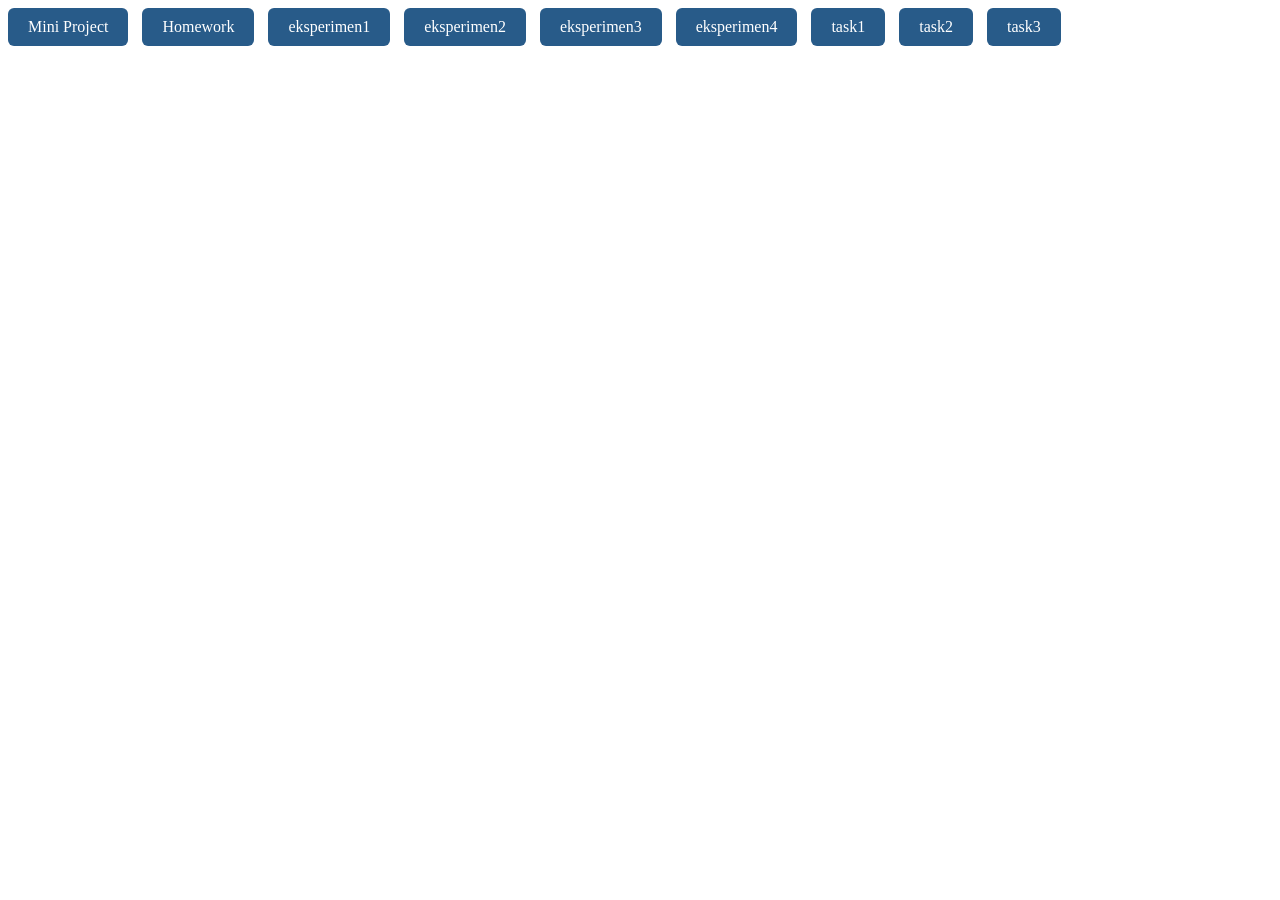
<file: index.html>
<!DOCTYPE html>
<html lang="en">
<head>
    <meta charset="UTF-8">
    <meta name="viewport" content="width=device-width, initial-scale=1.0">
    <title>Document</title>

    <style>
        a {
            display: inline-block;
            padding: 10px 20px;
            margin-right: 10px;
            background-color: #285b89;
            color: white;
            text-decoration: none;
            border-radius: 6px;
        }

        a:hover {
            background-color: #173b63;
        }
    </style>
</head>

<body>
    <a href="./MiniProject/index.html">Mini Project</a>
    <a href="./task/homework/index.html">Homework</a>
    <a href="./eksperimen/eksperimen-1/index.html">eksperimen1</a>
    <a href="./eksperimen/eksperimen-2-dom-event/index.html">eksperimen2</a>
    <a href="./eksperimen/eksperimen-3/index.html">eksperimen3</a>
    <a href="./eksperimen/eksperimen-4/index.html">eksperimen4</a>
    <a href="./task/task1/index.html">task1</a>
    <a href="./task/task2/index.html">task2</a>
    <a href="./task/task3/index.html">task3</a>
</body>
</html>
</file>
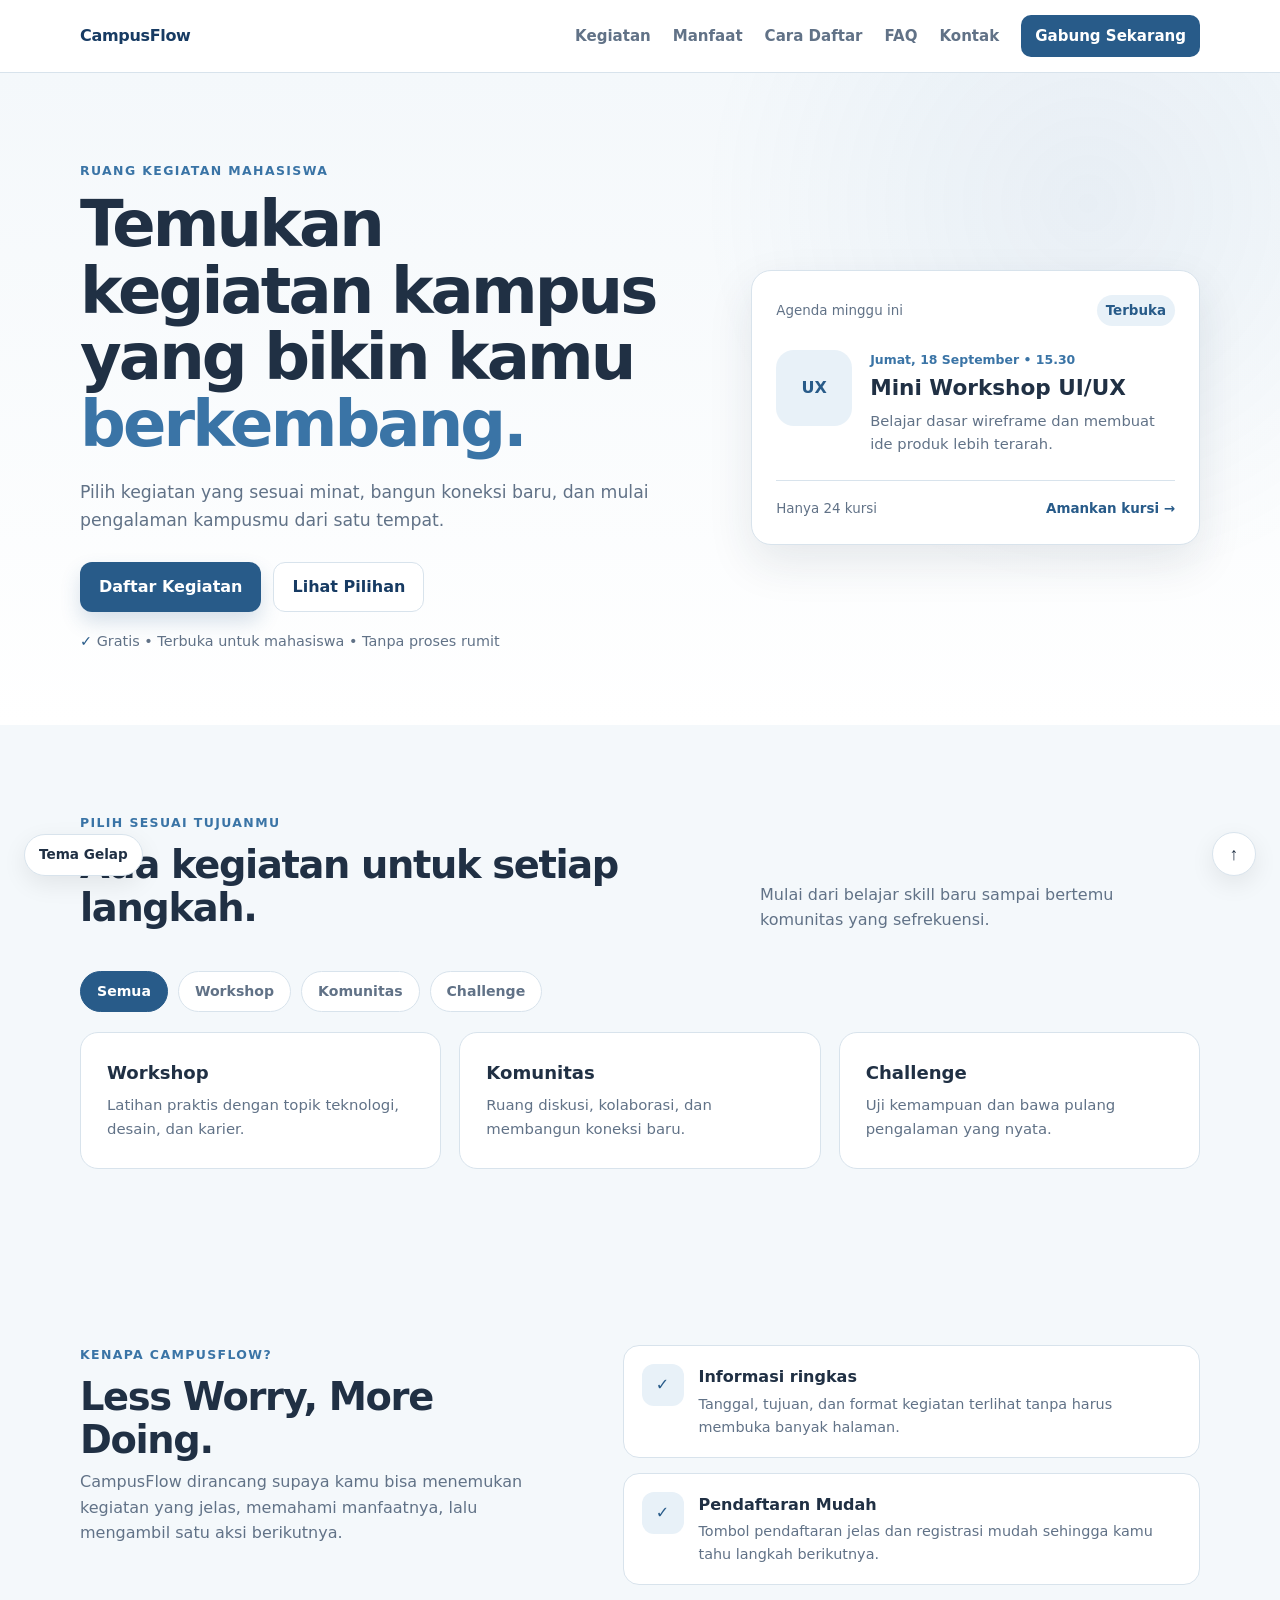
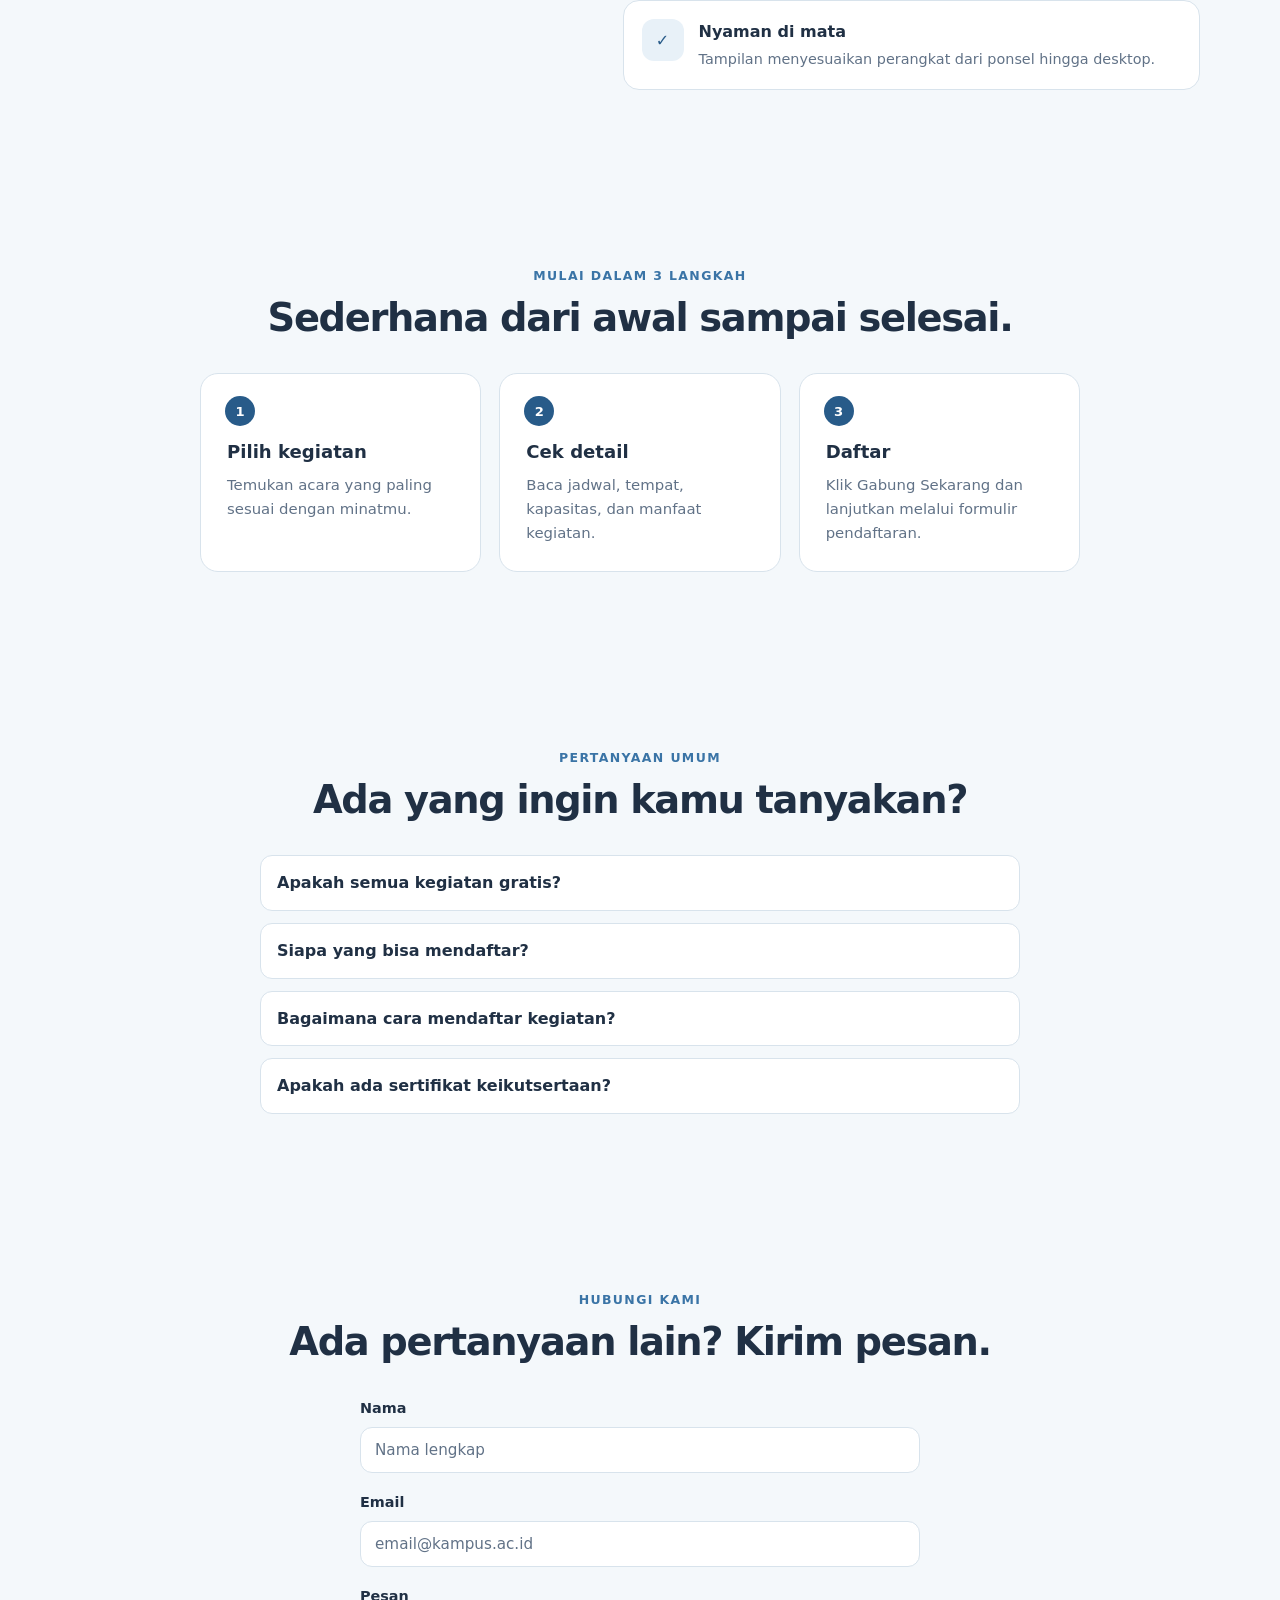
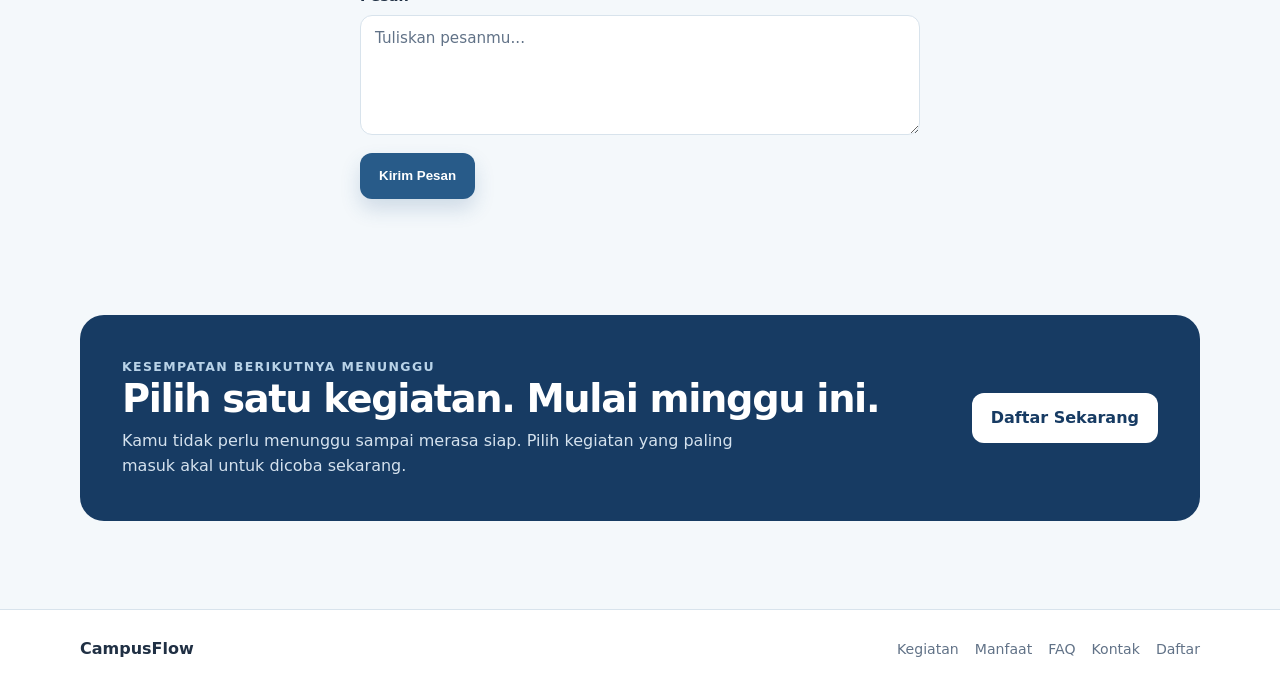
<file: MiniProject/index.html>
<!DOCTYPE html>
<html lang="id">
<head>
  <meta charset="UTF-8">
  <meta name="viewport" content="width=device-width, initial-scale=1.0">
  <meta name="description" content="CampusFlow membantu mahasiswa menemukan kegiatan kampus yang relevan dan mendaftar dengan mudah.">
  <title>CampusFlow — Kegiatan Kampus Lebih Terarah</title>
  <link rel="stylesheet" href="css/style.css">
</head>
<body>
  <header class="site-header">
    <div class="container nav-wrap">
      <a class="brand" href="#home" aria-label="CampusFlow beranda">
        <span>CampusFlow</span>
      </a>
      <button id="nav-toggle" aria-expanded="false" aria-label="Buka menu">☰</button>
      <nav class="site-nav" aria-label="Navigasi utama">
        <a href="#kegiatan">Kegiatan</a>
        <a href="#manfaat">Manfaat</a>
        <a href="#cara-daftar">Cara Daftar</a>
        <a href="#faq">FAQ</a>
        <a href="#kontak">Kontak</a>
        <a class="nav-cta" href="#daftar">Gabung Sekarang</a>
      </nav>
    </div>
  </header>

  <main id="home">
    <section class="hero" aria-labelledby="hero-title">
      <div class="container hero-grid">
        <div class="hero-copy">
          <p class="eyebrow">Ruang kegiatan mahasiswa</p>
          <h1 id="hero-title">Temukan kegiatan kampus yang bikin kamu <span>berkembang.</span></h1>
          <p class="hero-text">Pilih kegiatan yang sesuai minat, bangun koneksi baru, dan mulai pengalaman kampusmu dari satu tempat.</p>
          <div class="hero-actions">
            <a class="button button-primary" href="#daftar">Daftar Kegiatan</a>
            <a class="button button-secondary" href="#kegiatan">Lihat Pilihan</a>
          </div>
          <p class="hero-note"><span aria-hidden="true">✓</span> Gratis • Terbuka untuk mahasiswa • Tanpa proses rumit</p>
        </div>

        <div class="hero-card" aria-label="Ringkasan kegiatan minggu ini">
          <div class="card-topline">
            <span>Agenda minggu ini</span>
            <span class="status">Terbuka</span>
          </div>
          <div class="featured-event">
            <div class="event-icon" aria-hidden="true">UX</div>
            <div>
              <p class="event-date">Jumat, 18 September • 15.30</p>
              <h2>Mini Workshop UI/UX</h2>
              <p>Belajar dasar wireframe dan membuat ide produk lebih terarah.</p>
            </div>
          </div>
          <div class="card-footer">
            <span>Hanya 24 kursi</span>
            <a href="#daftar">Amankan kursi →</a>
          </div>
        </div>
      </div>
    </section>

    <section id="kegiatan" class="section" aria-labelledby="kegiatan-title">
      <div class="container">
        <div class="section-heading">
          <div>
            <p class="eyebrow">Pilih sesuai tujuanmu</p>
            <h2 id="kegiatan-title">Ada kegiatan untuk setiap langkah.</h2>
          </div>
          <p>Mulai dari belajar skill baru sampai bertemu komunitas yang sefrekuensi.</p>
        </div>

        <div class="filter-wrap">
          <button class="filter-btn filter-aktif" data-filter="semua">Semua</button>
          <button class="filter-btn" data-filter="workshop">Workshop</button>
          <button class="filter-btn" data-filter="komunitas">Komunitas</button>
          <button class="filter-btn" data-filter="challenge">Challenge</button>
        </div>

        <div id="daftar-fitur" class="feature-grid"></div>
      </div>
    </section>

    <section id="manfaat" class="section section-soft" aria-labelledby="manfaat-title">
      <div class="container benefits-grid">
        <div>
          <p class="eyebrow">Kenapa CampusFlow?</p>
          <h2 id="manfaat-title">Less Worry, More Doing.</h2>
          <p class="section-lead">CampusFlow dirancang supaya kamu bisa menemukan kegiatan yang jelas, memahami manfaatnya, lalu mengambil satu aksi berikutnya.</p>
        </div>
        <div class="benefit-list">
          <div class="benefit-item">
            <span class="check" aria-hidden="true">✓</span>
            <div><h3>Informasi ringkas</h3><p>Tanggal, tujuan, dan format kegiatan terlihat tanpa harus membuka banyak halaman.</p></div>
          </div>
          <div class="benefit-item">
            <span class="check" aria-hidden="true">✓</span>
            <div><h3>Pendaftaran Mudah</h3><p>Tombol pendaftaran jelas dan registrasi mudah sehingga kamu tahu langkah berikutnya.</p></div>
          </div>
          <div class="benefit-item">
            <span class="check" aria-hidden="true">✓</span>
            <div><h3>Nyaman di mata</h3><p>Tampilan menyesuaikan perangkat dari ponsel hingga desktop.</p></div>
          </div>
        </div>
      </div>
    </section>

    <section id="cara-daftar" class="section" aria-labelledby="cara-title">
      <div class="container">
        <div class="section-heading centered">
          <div>
            <p class="eyebrow">Mulai dalam 3 langkah</p>
            <h2 id="cara-title">Sederhana dari awal sampai selesai.</h2>
          </div>
        </div>
        <div class="steps-grid">
          <article class="step-card"><span>1</span><h3>Pilih kegiatan</h3><p>Temukan acara yang paling sesuai dengan minatmu.</p></article>
          <article class="step-card"><span>2</span><h3>Cek detail</h3><p>Baca jadwal, tempat, kapasitas, dan manfaat kegiatan.</p></article>
          <article class="step-card"><span>3</span><h3>Daftar</h3><p>Klik Gabung Sekarang dan lanjutkan melalui formulir pendaftaran.</p></article>
        </div>
      </div>
    </section>

    <section id="faq" class="section section-soft" aria-labelledby="faq-title">
      <div class="container">
        <div class="section-heading centered">
          <div>
            <p class="eyebrow">Pertanyaan Umum</p>
            <h2 id="faq-title">Ada yang ingin kamu tanyakan?</h2>
          </div>
        </div>
        <div class="faq-list">
          <div class="faq-item">
            <button class="faq-tombol" aria-expanded="false">Apakah semua kegiatan gratis?</button>
            <div class="faq-jawaban" hidden><p>Ya, semua kegiatan di CampusFlow gratis untuk mahasiswa aktif.</p></div>
          </div>
          <div class="faq-item">
            <button class="faq-tombol" aria-expanded="false">Siapa yang bisa mendaftar?</button>
            <div class="faq-jawaban" hidden><p>Semua mahasiswa aktif kampus dapat mendaftar tanpa syarat khusus.</p></div>
          </div>
          <div class="faq-item">
            <button class="faq-tombol" aria-expanded="false">Bagaimana cara mendaftar kegiatan?</button>
            <div class="faq-jawaban" hidden><p>Pilih kegiatan yang diminati, klik Gabung Sekarang, lalu isi formulir pendaftaran.</p></div>
          </div>
          <div class="faq-item">
            <button class="faq-tombol" aria-expanded="false">Apakah ada sertifikat keikutsertaan?</button>
            <div class="faq-jawaban" hidden><p>Beberapa kegiatan menyediakan sertifikat. Detail tersedia di halaman masing-masing kegiatan.</p></div>
          </div>
        </div>
      </div>
    </section>

    <section id="kontak" class="section" aria-labelledby="kontak-title">
      <div class="container">
        <div class="section-heading centered">
          <div>
            <p class="eyebrow">Hubungi Kami</p>
            <h2 id="kontak-title">Ada pertanyaan lain? Kirim pesan.</h2>
          </div>
        </div>
        <form id="form-kontak" class="form-kontak" novalidate>
          <div class="form-group">
            <label for="kontak-nama">Nama</label>
            <input id="kontak-nama" type="text" placeholder="Nama lengkap" aria-describedby="error-nama">
            <span id="error-nama" class="error-msg" hidden>Nama wajib diisi</span>
          </div>
          <div class="form-group">
            <label for="kontak-email">Email</label>
            <input id="kontak-email" type="email" placeholder="email@kampus.ac.id" aria-describedby="error-email">
            <span id="error-email" class="error-msg" hidden>Email wajib diisi</span>
          </div>
          <div class="form-group">
            <label for="kontak-pesan">Pesan</label>
            <textarea id="kontak-pesan" placeholder="Tuliskan pesanmu..." rows="4" aria-describedby="error-pesan"></textarea>
            <span id="error-pesan" class="error-msg" hidden>Pesan wajib diisi</span>
          </div>
          <button class="button button-primary" type="submit">Kirim Pesan</button>
          <p id="pesan-sukses" class="pesan-sukses" hidden>✓ Pesan berhasil dikirim! Kami akan segera menghubungi kamu.</p>
        </form>
      </div>
    </section>

    <section id="daftar" class="cta-section" aria-labelledby="cta-title">
      <div class="container cta-box">
        <div>
          <p class="eyebrow">Kesempatan berikutnya menunggu</p>
          <h2 id="cta-title">Pilih satu kegiatan. Mulai minggu ini.</h2>
          <p>Kamu tidak perlu menunggu sampai merasa siap. Pilih kegiatan yang paling masuk akal untuk dicoba sekarang.</p>
        </div>
        <a class="button button-light" href="mailto:campusflow@example.com?subject=Pendaftaran%20Kegiatan%20CampusFlow">Daftar Sekarang</a>
      </div>
    </section>
  </main>

  <footer class="site-footer">
    <div class="container footer-wrap">
      <div>
        <strong>CampusFlow</strong>
      </div>
      <div class="footer-links">
        <a href="#kegiatan">Kegiatan</a>
        <a href="#manfaat">Manfaat</a>
        <a href="#faq">FAQ</a>
        <a href="#kontak">Kontak</a>
        <a href="#daftar">Daftar</a>
      </div>
    </div>
  </footer>

  <button id="ke-atas" hidden aria-label="Kembali ke atas">↑</button>
  <button id="toggle-tema">Tema Gelap</button>

  <script src="js/app.js" defer></script>
</body>
</html>
</file>
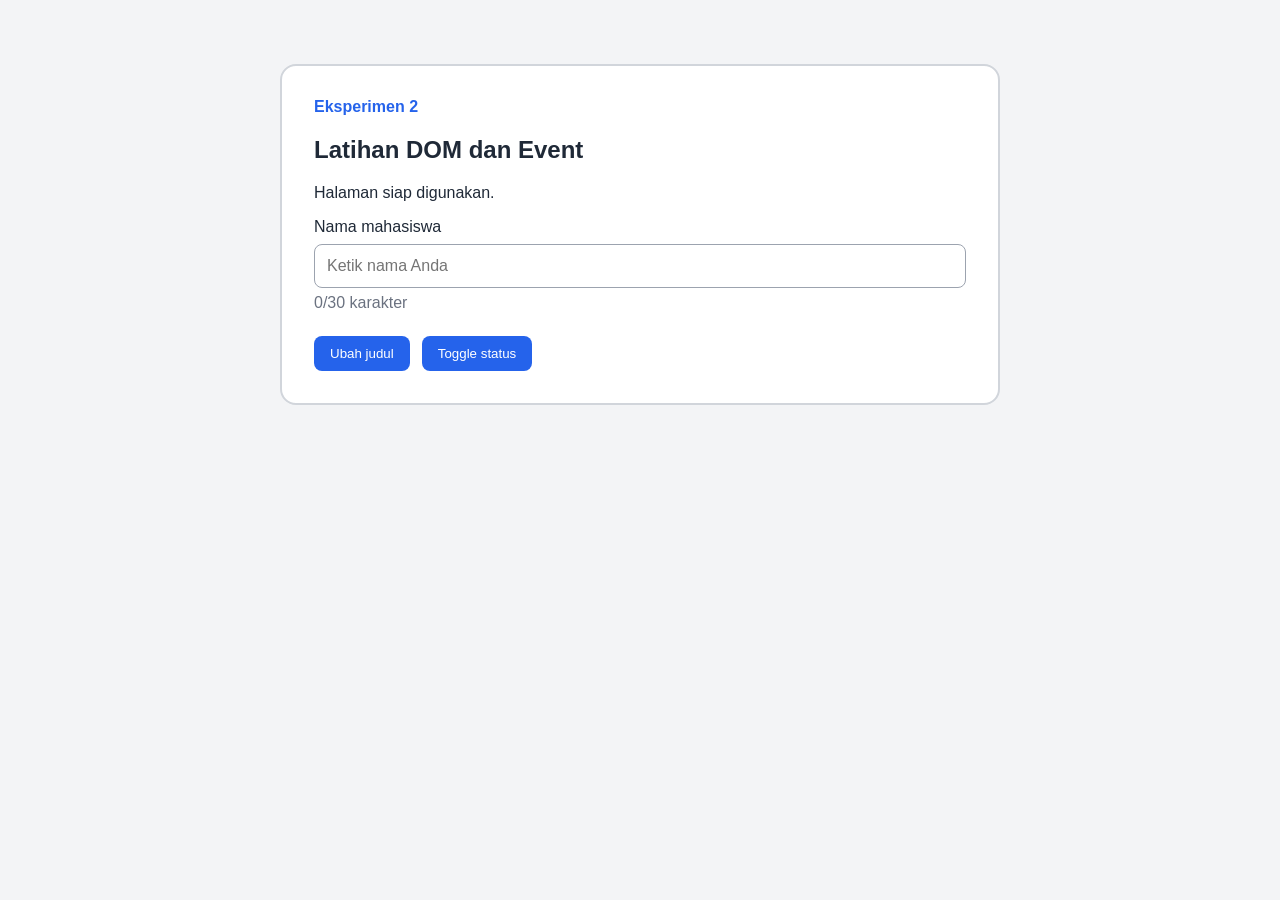
<file: eksperimen/eksperimen-2-dom-event/index.html>
<!doctype html> 
<html lang="id"> 
<head> 
  <meta charset="utf-8"> 
  <meta name="viewport" 
        content="width=device-width, initial-scale=1"> 
  <title>Eksperimen DOM dan Event</title> 
  <link rel="stylesheet" href="css/style.css"> 
</head> 
<body> 
  <main class="container"> 
    <section class="praktikum-card" 
             aria-labelledby="judul-utama"> 
      <p class="label">Eksperimen 2</p> 
      <h1 id="judul-utama">Latihan DOM dan Event</h1> 
  
      <p id="status-pesan" aria-live="polite"> 
        Halaman siap digunakan. 
      </p> 
  
      <label for="nama">Nama mahasiswa</label> 
      <input id="nama" name="nama" type="text" 
             maxlength="30" 
             placeholder="Ketik nama Anda"> 
      <p class="counter"> 
        <span id="jumlah-karakter">0</span>/30 karakter 
      </p> 
  
      <div class="actions"> 
        <button id="ubah-judul" type="button"> 
          Ubah judul 
        </button> 
        <button id="toggle-status" type="button" 
                aria-pressed="false"> 
          Toggle status 
        </button> 
      </div> 
    </section> 
  </main> 
  
  <script src="js/app.js" defer></script> 
</body> 
</html>
</file>
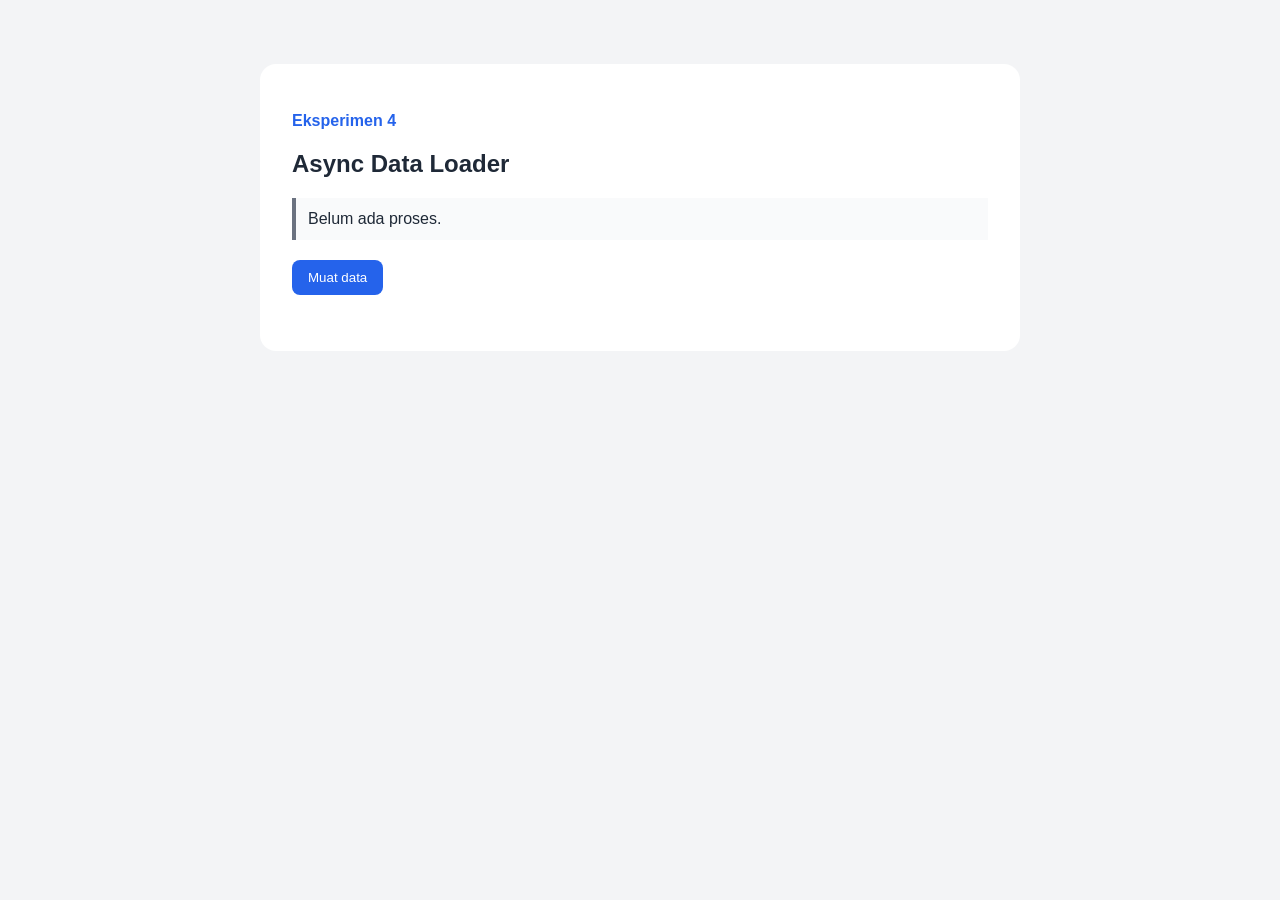
<file: eksperimen/eksperimen-3/index.html>
<!doctype html> 
<html lang="id"> 
<head> 
  <meta charset="utf-8"> 
  <meta name="viewport" 
        content="width=device-width, initial-scale=1"> 
  <title>Eksperimen Asynchronous JavaScript</title> 
  <link rel="stylesheet" href="css/style.css"> 
</head> 
<body> 
  <main class="container"> 
    <section class="praktikum-card" 
             aria-labelledby="judul-utama"> 
      <p class="label">Eksperimen 4</p> 
      <h1 id="judul-utama">Async Data Loader</h1> 
      <p id="status" class="status" data-state="idle" 
         role="status" aria-live="polite"> 
        Belum ada proses. 
      </p> 
  
      <button id="muat-data" type="button"> 
        Muat data 
      </button> 
  
      <section id="daftar-fitur" class="grid" 
               aria-label="Daftar fitur"></section> 
    </section> 
  </main> 
  
  <script src="js/app.js" defer></script> 
</body> 
</html>
</file>
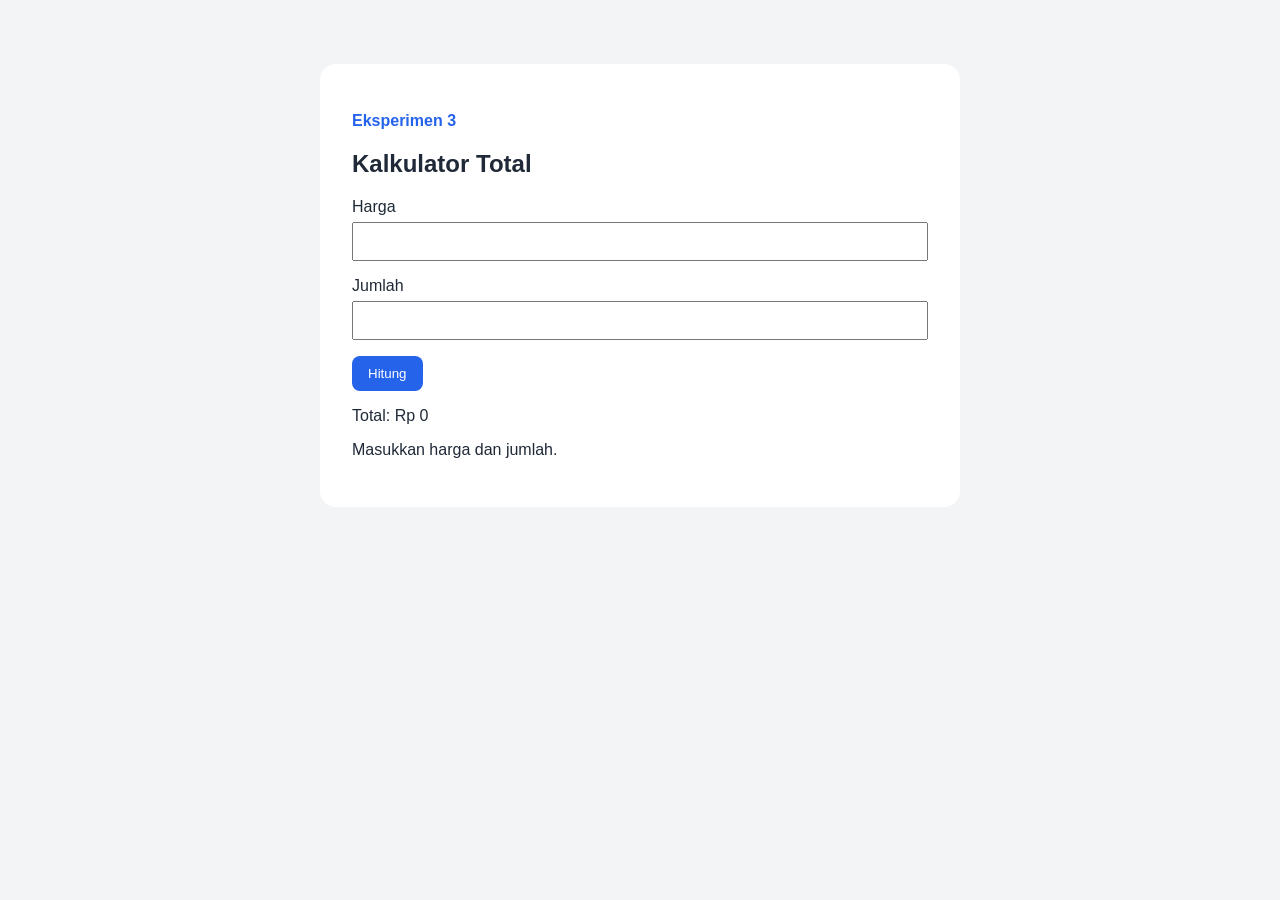
<file: eksperimen/eksperimen-4/index.html>
<html lang="id"> 
<head> 
  <meta charset="utf-8"> 
  <meta name="viewport" 
        content="width=device-width, initial-scale=1"> 
  <title>Eksperimen Diagnosis Error</title> 
  <link rel="stylesheet" href="css/style.css"> 
</head> 
<body> 
  <main class="container"> 
    <section class="praktikum-card" 
             aria-labelledby="judul-utama"> 
      <p class="label">Eksperimen 3</p> 
      <h1 id="judul-utama">Kalkulator Total</h1> 
  
      <form id="form-hitung"> 
        <label for="harga">Harga</label> 
        <input id="harga" name="harga" type="number" 
               min="1" required> 
  
        <label for="jumlah">Jumlah</label> 
        <input id="jumlah" name="jumlah" type="number" 
               min="1" required> 
  
        <button id="hitung" type="submit">Hitung</button> 
      </form> 
  
      <p>Total: Rp <output id="hasil">0</output></p> 
      <p id="pesan" role="status" aria-live="polite"> 
        Masukkan harga dan jumlah. 
      </p> 
    </section> 
  </main> 
  
  <script src="js/app.js" defer></script> 
</body> 
</html>
</file>
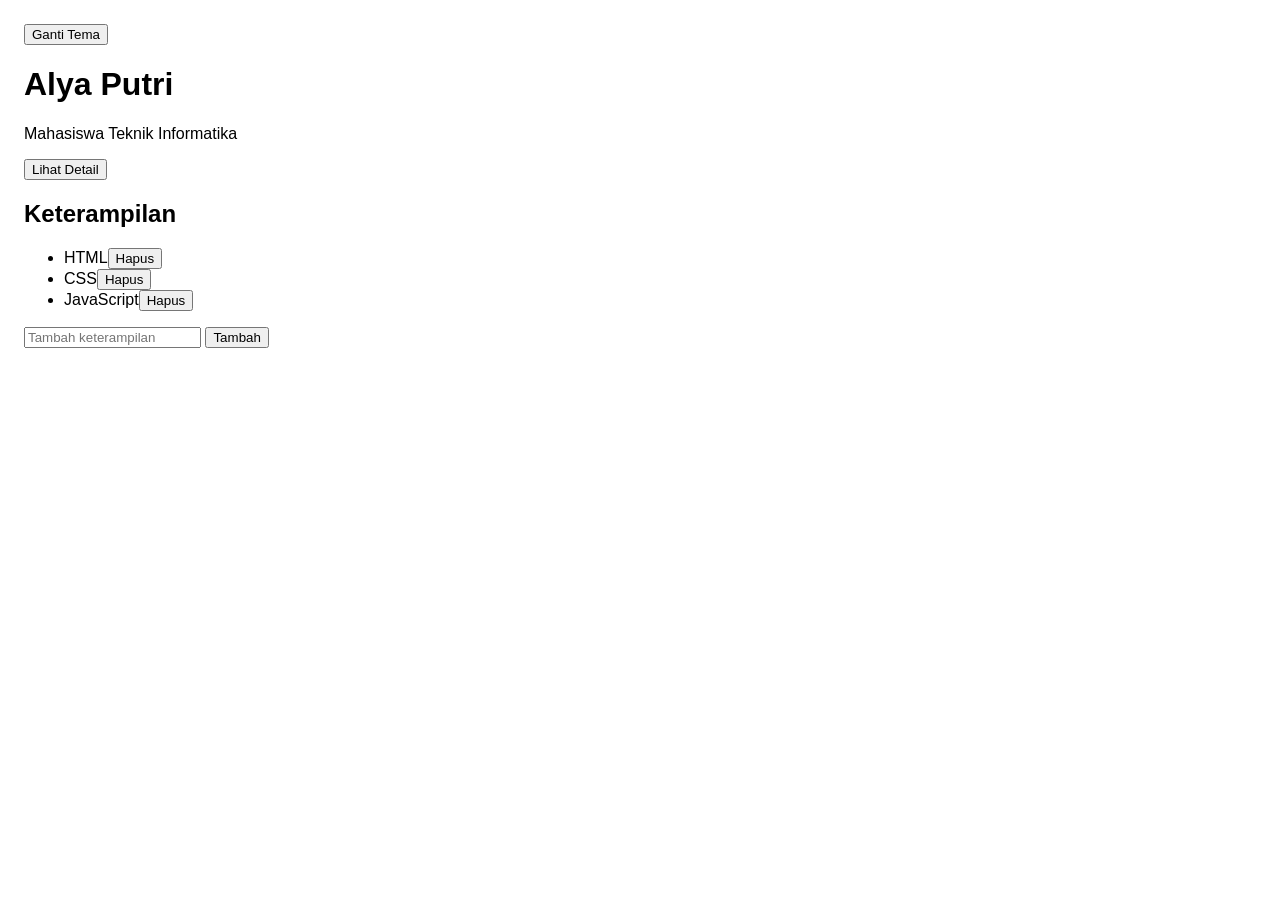
<file: task/homework/index.html>
<!-- index.html -->
<!DOCTYPE html>
<html lang="id">
<head>
  <meta charset="UTF-8">
  <title>Interactive Profile Card</title>
  <link rel="stylesheet" href="./css/style.css">
</head>
<body>
  <button id="toggle-tema">Ganti Tema</button>

  <div id="status"></div>
  <button id="coba-lagi" hidden>Coba Lagi</button>

  <div id="profil" hidden>
    <h1 id="nama"></h1>
    <p id="bio"></p>

    <button id="toggle-detail" aria-expanded="false">Lihat Detail</button>
    <div id="detail" hidden>
      <p id="email"></p>
      <p id="lokasi"></p>
    </div>

    <section id="section-keterampilan">
      <h2>Keterampilan</h2>
      <ul id="daftar-keterampilan"></ul>
      <p id="kosong" hidden>Belum ada keterampilan</p>

      <form id="form-keterampilan">
        <input id="input-keterampilan" type="text" placeholder="Tambah keterampilan">
        <span id="error-input" hidden>Input tidak boleh kosong</span>
        <button type="submit">Tambah</button>
      </form>
    </section>
  </div>

  <script src="./js/app.js"></script>
</body>
</html>
</file>
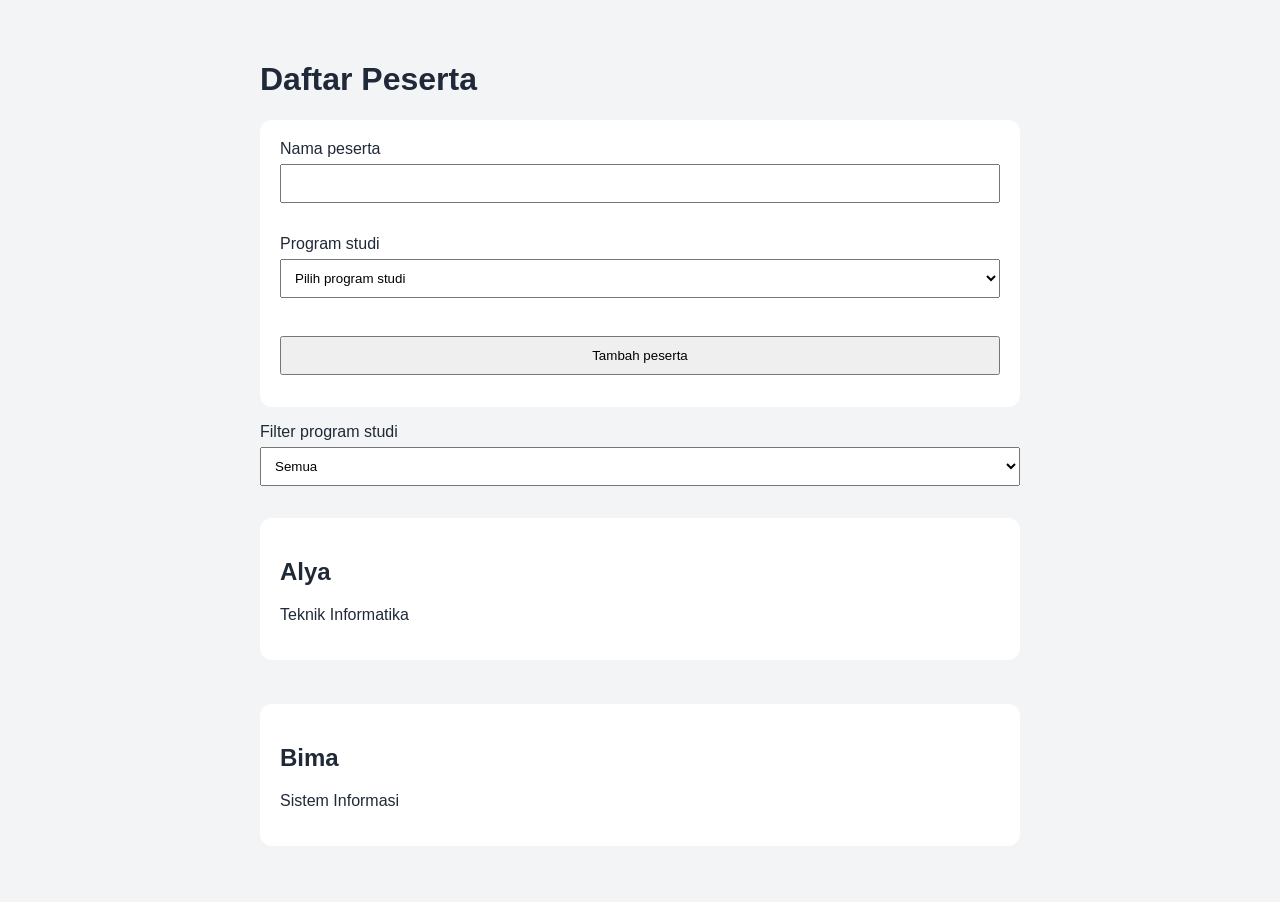
<file: task/task2/index.html>
<!doctype html> 
<html lang="id"> 
<head> 
  <meta charset="utf-8"> 
  <meta name="viewport" content="width=device-width, initial-scale=1"> 
  <title>Task 2 DOM dan Form</title> 
  <link rel="stylesheet" href="css/style.css"> 
</head> 
<body> 
  <main class="container"> 
    <h1>Daftar Peserta</h1> 
  
    <form id="form-peserta" novalidate> 
      <label for="nama">Nama peserta</label> 
      <input id="nama" name="nama" autocomplete="name" 
             aria-describedby="error-nama" required> 
      <small id="error-nama" class="error"></small> 
  
      <label for="prodi">Program studi</label> 
      <select id="prodi" name="prodi" 
              aria-describedby="error-prodi" required> 
        <option value="">Pilih program studi</option> 
        <option>Teknik Informatika</option> 
        <option>Sistem Informasi</option> 
      </select> 
      <small id="error-prodi" class="error"></small> 
  
      <button type="submit">Tambah peserta</button> 
    </form> 
  
    <label for="filter-prodi">Filter program studi</label> 
    <select id="filter-prodi"> 
      <option value="semua">Semua</option> 
      <option>Teknik Informatika</option> 
      <option>Sistem Informasi</option> 
      <option>Manajemen Informatika</option> 
    </select> 
  
    <p id="status" role="status" aria-live="polite"></p> 
    <section id="daftar-peserta" class="grid" 
             aria-label="Daftar peserta"></section> 
  </main> 
  <script src="js/app.js" defer></script> 
</body> 
</html>
</file>
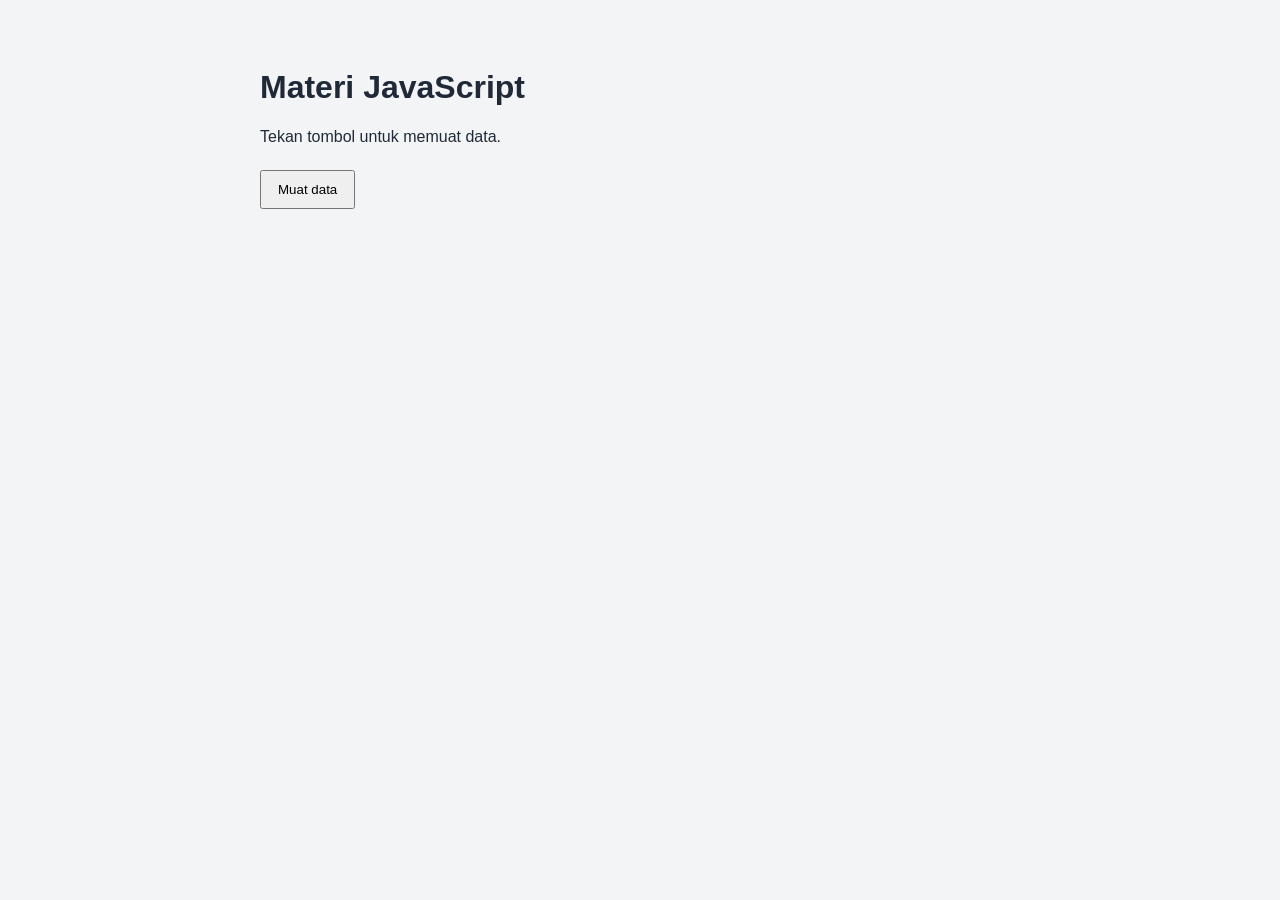
<file: task/task3/index.html>
<!doctype html> 
<html lang="id"> 
<head> 
  <meta charset="utf-8"> 
  <meta name="viewport" content="width=device-width, initial-scale=1"> 
  <title>Task 3 Async Data Loader</title> 
  <link rel="stylesheet" href="css/style.css"> 
</head> 
<body> 
  <main class="container"> 
    <h1>Materi JavaScript</h1> 
    <p id="status" role="status" aria-live="polite"> 
      Tekan tombol untuk memuat data. 
    </p> 
    <button id="muat" type="button">Muat data</button> 
    <button id="coba-lagi" type="button" hidden>Coba lagi</button> 
    <section id="daftar-materi" class="grid" 
             aria-label="Daftar materi"></section> 
  </main> 
  <script src="js/app.js" defer></script> 
</body> 
</html>
</file>
<file: MiniProject/css/style.css>
:root {
  --primary-dark: #173b63;
  --primary: #285b89;
  --primary-light: #3a74a6;
  --primary-soft: #e8f1f8;
  --primary-bg: #f4f8fb;

  --surface: #ffffff;
  --surface-soft: #f8fbfd;

  --text: #203044;
  --text-muted: #617287;
  --border: #d8e3ec;

  --shadow: 0 18px 45px rgba(32, 48, 68, 0.1);
  --radius: 20px;
  --max-width: 1120px;
}

* {
  box-sizing: border-box;
}

html {
  scroll-behavior: smooth;
}

body {
  margin: 0;
  min-width: 320px;
  font-family:
    Inter,
    ui-sans-serif,
    system-ui,
    -apple-system,
    BlinkMacSystemFont,
    "Segoe UI",
    sans-serif;
  color: var(--text);
  background: var(--primary-bg);
  line-height: 1.6;
  transition:
    background-color 0.25s ease,
    color 0.25s ease;
}

a {
  color: inherit;
}

.container {
  width: min(var(--max-width), calc(100% - 40px));
  margin-inline: auto;
}


/* ==================== HEADER ==================== */

.site-header {
  position: sticky;
  top: 0;
  z-index: 10;
  background: rgba(255, 255, 255, 0.94);
  border-bottom: 1px solid var(--border);
  backdrop-filter: blur(10px);
}

.nav-wrap {
  min-height: 72px;
  display: flex;
  align-items: center;
  justify-content: space-between;
  gap: 24px;
}

.brand {
  display: inline-flex;
  align-items: center;
  gap: 10px;
  text-decoration: none;
  font-weight: 800;
  color: var(--primary-dark);
  letter-spacing: -0.02em;
}

.site-nav {
  display: flex;
  align-items: center;
  gap: 22px;
  font-size: 0.94rem;
}

.site-nav a {
  text-decoration: none;
  color: var(--text-muted);
  font-weight: 650;
  transition: color 0.2s ease;
}

.site-nav a:hover {
  color: var(--primary-dark);
}

.site-nav .nav-cta {
  padding: 9px 14px;
  border-radius: 10px;
  background: var(--primary);
  color: #ffffff;
  transition:
    background-color 0.2s ease,
    transform 0.2s ease;
}

.site-nav .nav-cta:hover {
  background: var(--primary-dark);
  color: #ffffff;
  transform: translateY(-1px);
}

.hero {
  background:
    radial-gradient(
      circle at 85% 20%,
      rgba(58, 116, 166, 0.08),
      transparent 32%
    ),
    linear-gradient(
      180deg,
      var(--primary-bg) 0%,
      var(--surface) 100%
    );
  padding: 88px 0 72px;
}

.hero-grid {
  display: grid;
  grid-template-columns: 1.15fr 0.85fr;
  gap: 64px;
  align-items: center;
}

.eyebrow {
  margin: 0 0 10px;
  color: var(--primary-light);
  font-size: 0.78rem;
  font-weight: 800;
  letter-spacing: 0.11em;
  text-transform: uppercase;
}

h1,
h2,
h3,
p {
  margin-top: 0;
}

h1 {
  max-width: 750px;
  margin-bottom: 22px;
  font-size: clamp(2.3rem, 5vw, 4.45rem);
  line-height: 1.04;
  letter-spacing: -0.045em;
}

h1 span {
  color: var(--primary-light);
}

.hero-text {
  max-width: 620px;
  margin-bottom: 28px;
  color: var(--text-muted);
  font-size: 1.08rem;
}

.hero-actions {
  display: flex;
  flex-wrap: wrap;
  gap: 12px;
  margin-bottom: 18px;
}

.button {
  display: inline-flex;
  align-items: center;
  justify-content: center;
  min-height: 46px;
  padding: 11px 18px;
  border-radius: 12px;
  font-weight: 800;
  text-decoration: none;
  border: 1px solid transparent;
  cursor: pointer;
  transition:
    background-color 0.2s ease,
    border-color 0.2s ease,
    color 0.2s ease,
    transform 0.2s ease,
    box-shadow 0.2s ease;
}

.button:hover {
  transform: translateY(-1px);
}

.button-primary {
  background: var(--primary);
  color: #ffffff;
  box-shadow: 0 10px 20px rgba(40, 91, 137, 0.18);
}

.button-primary:hover {
  background: var(--primary-dark);
  box-shadow: 0 12px 24px rgba(40, 91, 137, 0.22);
}

.button-secondary {
  border-color: var(--border);
  background: var(--surface);
  color: var(--primary-dark);
}

.button-secondary:hover {
  border-color: var(--primary-light);
  background: var(--surface-soft);
}

.hero-note {
  margin: 0;
  font-size: 0.9rem;
  color: var(--text-muted);
}

.hero-note span {
  color: var(--primary);
  font-weight: 900;
}

.hero-card {
  padding: 24px;
  border: 1px solid var(--border);
  border-radius: var(--radius);
  background: var(--surface);
  box-shadow: var(--shadow);
}

.card-topline,
.card-footer {
  display: flex;
  justify-content: space-between;
  gap: 12px;
  align-items: center;
  font-size: 0.84rem;
  color: var(--text-muted);
}

.status {
  padding: 5px 9px;
  border-radius: 999px;
  background: var(--primary-soft);
  color: var(--primary);
  font-weight: 800;
}

.featured-event {
  display: grid;
  grid-template-columns: 76px 1fr;
  gap: 18px;
  align-items: start;
  padding: 24px 0;
}

.event-icon {
  display: grid;
  place-items: center;
  width: 76px;
  height: 76px;
  border-radius: 18px;
  background: var(--primary-soft);
  color: var(--primary);
  font-weight: 900;
}

.event-date {
  margin-bottom: 5px;
  font-size: 0.78rem;
  color: var(--primary-light);
  font-weight: 800;
}

.featured-event h2 {
  margin-bottom: 8px;
  font-size: 1.35rem;
  line-height: 1.2;
}

.featured-event p:last-child {
  margin-bottom: 0;
  color: var(--text-muted);
  font-size: 0.92rem;
}

.card-footer {
  padding-top: 17px;
  border-top: 1px solid var(--border);
}

.card-footer a {
  color: var(--primary);
  font-weight: 800;
  text-decoration: none;
}

.card-footer a:hover {
  color: var(--primary-dark);
}

.section {
  padding: 88px 0;
}

.section-soft {
  background: var(--primary-bg);
}

.section-heading {
  display: flex;
  justify-content: space-between;
  gap: 40px;
  align-items: end;
  margin-bottom: 34px;
}

.section-heading h2,
.benefits-grid h2,
.cta-box h2 {
  margin-bottom: 8px;
  font-size: clamp(1.8rem, 3vw, 2.7rem);
  line-height: 1.12;
  letter-spacing: -0.035em;
}

.section-heading > p {
  max-width: 440px;
  margin-bottom: 4px;
  color: var(--text-muted);
}

.centered {
  display: block;
  text-align: center;
}

.feature-grid {
  display: grid;
  grid-template-columns: repeat(3, 1fr);
  gap: 18px;
}

.feature-card,
.step-card {
  padding: 26px;
  border: 1px solid var(--border);
  border-radius: 18px;
  background: var(--surface);
  transition:
    transform 0.2s ease,
    border-color 0.2s ease,
    box-shadow 0.2s ease;
}

.feature-card:hover,
.step-card:hover {
  transform: translateY(-3px);
  border-color: rgba(58, 116, 166, 0.45);
  box-shadow: 0 12px 30px rgba(32, 48, 68, 0.08);
}

.feature-icon {
  display: grid;
  place-items: center;
  width: 42px;
  height: 42px;
  margin-bottom: 22px;
  border-radius: 12px;
  background: var(--primary-soft);
  color: var(--primary);
  font-size: 0.8rem;
  font-weight: 900;
}

.feature-card h3,
.step-card h3 {
  margin-bottom: 7px;
  font-size: 1.13rem;
}

.feature-card p,
.step-card p {
  margin-bottom: 0;
  color: var(--text-muted);
  font-size: 0.93rem;
}

.benefits-grid {
  display: grid;
  grid-template-columns: 0.9fr 1.1fr;
  gap: 70px;
  align-items: start;
}

.section-lead {
  max-width: 560px;
  color: var(--text-muted);
}

.benefit-list {
  display: grid;
  gap: 15px;
}

.benefit-item {
  display: grid;
  grid-template-columns: 42px 1fr;
  gap: 15px;
  padding: 18px;
  border: 1px solid var(--border);
  border-radius: 16px;
  background: var(--surface);
  transition:
    border-color 0.2s ease,
    transform 0.2s ease;
}

.benefit-item:hover {
  transform: translateY(-2px);
  border-color: rgba(58, 116, 166, 0.4);
}

.check {
  display: grid;
  place-items: center;
  width: 42px;
  height: 42px;
  border-radius: 12px;
  background: var(--primary-soft);
  color: var(--primary);
  font-weight: 900;
}

.benefit-item h3 {
  margin-bottom: 3px;
  font-size: 1rem;
}

.benefit-item p {
  margin: 0;
  color: var(--text-muted);
  font-size: 0.9rem;
}

.steps-grid {
  display: grid;
  grid-template-columns: repeat(3, 1fr);
  gap: 18px;
  max-width: 880px;
  margin: 0 auto;
}

.step-card {
  position: relative;
  padding-top: 64px;
}

.step-card > span {
  position: absolute;
  top: 22px;
  left: 24px;
  display: grid;
  place-items: center;
  width: 30px;
  height: 30px;
  border-radius: 50%;
  background: var(--primary);
  color: #ffffff;
  font-size: 0.82rem;
  font-weight: 900;
}

.faq-list {
  max-width: 760px;
  margin: 0 auto;
  display: grid;
  gap: 12px;
}

.faq-item {
  border-radius: 14px;
}

.faq-tombol {
  width: 100%;
  text-align: left;
  padding: 14px 16px;
  background: var(--surface);
  border: 1px solid var(--border);
  border-radius: 12px;
  color: var(--text);
  font: inherit;
  font-weight: 700;
  cursor: pointer;
  transition:
    background-color 0.2s ease,
    border-color 0.2s ease;
}

.faq-tombol:hover {
  background: var(--surface-soft);
  border-color: var(--primary-light);
}

.faq-jawaban {
  padding: 0 16px;
}

.faq-jawaban p {
  margin: 0;
  padding: 12px 0 4px;
  color: var(--text-muted);
  font-size: 0.92rem;
}

.filter-wrap {
  display: flex;
  gap: 10px;
  margin-bottom: 20px;
  flex-wrap: wrap;
}

.filter-btn {
  padding: 8px 16px;
  border: 1px solid var(--border);
  border-radius: 999px;
  cursor: pointer;
  background: var(--surface);
  color: var(--text-muted);
  font: inherit;
  font-size: 0.88rem;
  font-weight: 700;
  transition:
    background-color 0.2s ease,
    border-color 0.2s ease,
    color 0.2s ease;
}

.filter-btn:hover {
  border-color: var(--primary-light);
  color: var(--primary);
}

.filter-aktif {
  background: var(--primary);
  color: #ffffff;
  border-color: var(--primary);
}

.filter-aktif:hover {
  background: var(--primary-dark);
  color: #ffffff;
}

.form-kontak {
  max-width: 560px;
  margin: 0 auto;
  display: grid;
  gap: 18px;
}

.form-group {
  display: grid;
  gap: 7px;
}

.form-group label {
  font-weight: 700;
  font-size: 0.9rem;
  color: var(--text);
}

.form-group input,
.form-group textarea {
  width: 100%;
  padding: 13px 14px;
  border: 1px solid var(--border);
  border-radius: 12px;
  font-family: inherit;
  font-size: 0.95rem;
  background: var(--surface);
  color: var(--text);

  transition:
    border-color 0.2s ease,
    box-shadow 0.2s ease,
    background-color 0.2s ease;
}

.form-group input::placeholder,
.form-group textarea::placeholder {
  color: var(--text-muted);
}

.form-group input:focus,
.form-group textarea:focus {
  outline: none;
  border-color: var(--primary-light);
  box-shadow: 0 0 0 3px var(--primary-soft);
}

.form-group textarea {
  resize: vertical;
  min-height: 120px;
}

.form-group input[aria-invalid="true"],
.form-group textarea[aria-invalid="true"] {
  border-color: #c0392b;
}

.error-msg {
  color: #c0392b;
  font-size: 0.82rem;
  font-weight: 600;
}

.form-kontak .button {
  justify-self: start;
}

.pesan-sukses {
  margin: 0;
  padding: 12px 14px;
  border-radius: 12px;
  background: var(--primary-soft);
  color: var(--primary-dark);
  font-weight: 700;
  font-size: 0.9rem;
}

.cta-section {
  padding: 28px 0 88px;
}

.cta-box {
  display: flex;
  justify-content: space-between;
  gap: 32px;
  align-items: center;
  padding: 42px;
  border-radius: 24px;
  background: var(--primary-dark);
  color: #ffffff;
}

.cta-box .eyebrow {
  color: #b9d3e8;
}

.cta-box p {
  max-width: 650px;
  margin-bottom: 0;
  color: #d5e2ee;
}

.button-light {
  background: #ffffff;
  color: var(--primary-dark);
  white-space: nowrap;
}

.button-light:hover {
  background: var(--primary-soft);
}

.site-footer {
  border-top: 1px solid var(--border);
  padding: 26px 0;
  background: var(--surface);
}

.footer-wrap {
  display: flex;
  justify-content: space-between;
  gap: 24px;
  align-items: center;
}

.footer-wrap p {
  margin: 3px 0 0;
  color: var(--text-muted);
  font-size: 0.84rem;
}

.footer-links {
  display: flex;
  flex-wrap: wrap;
  gap: 16px;
}

.footer-links a {
  color: var(--text-muted);
  font-size: 0.88rem;
  text-decoration: none;
  transition: color 0.2s ease;
}

.footer-links a:hover {
  color: var(--primary-dark);
}

:focus-visible {
  outline: 3px solid #76a9d0;
  outline-offset: 3px;
  border-radius: 5px;
}

#ke-atas {
  position: fixed;
  bottom: 24px;
  right: 24px;
  width: 44px;
  height: 44px;
  display: grid;
  place-items: center;

  border: 1px solid var(--border);
  border-radius: 50%;

  background: var(--surface);
  color: var(--text);

  font-size: 1.1rem;
  font-weight: 800;

  box-shadow: 0 8px 24px rgba(0, 0, 0, 0.08);
  cursor: pointer;

  transition:
    background-color 0.2s ease,
    border-color 0.2s ease,
    transform 0.2s ease;
}

#ke-atas:hover {
  transform: translateY(-2px);
  border-color: var(--primary-light);
}

#toggle-tema {
  position: fixed;
  bottom: 24px;
  left: 24px;

  padding: 9px 14px;
  border: 1px solid var(--border);
  border-radius: 999px;

  background: var(--surface);
  color: var(--text);

  font: inherit;
  font-size: 0.85rem;
  font-weight: 700;

  box-shadow: 0 8px 24px rgba(0, 0, 0, 0.08);
  cursor: pointer;

  transition:
    background-color 0.2s ease,
    border-color 0.2s ease,
    color 0.2s ease,
    transform 0.2s ease;
}

#toggle-tema:hover {
  transform: translateY(-2px);
  border-color: var(--primary-light);
}

body.tema-gelap {
  --primary-dark: #eaf2fa;
  --primary: #78b9eb;
  --primary-light: #98cbf3;
  --primary-soft: #1c354b;
  --primary-bg: #101821;

  --surface: #18232f;
  --surface-soft: #1d2b39;

  --text: #e8edf3;
  --text-muted: #a7b5c4;
  --border: #2d4052;

  --shadow: 0 18px 45px rgba(0, 0, 0, 0.28);

  background: var(--primary-bg);
  color: var(--text);
}

body.tema-gelap .site-header {
  background: rgba(16, 24, 33, 0.92);
  border-color: var(--border);
}

body.tema-gelap .hero {
  background:
    radial-gradient(
      circle at 85% 20%,
      rgba(120, 185, 235, 0.09),
      transparent 32%
    ),
    linear-gradient(
      180deg,
      #152230 0%,
      var(--primary-bg) 100%
    );
}

body.tema-gelap .hero-card,
body.tema-gelap .feature-card,
body.tema-gelap .step-card,
body.tema-gelap .benefit-item {
  background: var(--surface);
  border-color: var(--border);
}

body.tema-gelap .faq-tombol {
  background: var(--surface);
  border-color: var(--border);
  color: var(--text);
}

body.tema-gelap .faq-tombol:hover {
  background: var(--surface-soft);
}

body.tema-gelap .form-group input,
body.tema-gelap .form-group textarea {
  background: var(--surface);
  border-color: var(--border);
  color: var(--text);
}

body.tema-gelap .form-group input:focus,
body.tema-gelap .form-group textarea:focus {
  border-color: var(--primary-light);
}

body.tema-gelap .button-secondary {
  background: var(--surface);
  border-color: var(--border);
  color: var(--primary);
}

body.tema-gelap .button-secondary:hover {
  background: var(--surface-soft);
}

body.tema-gelap .site-nav .nav-cta {
  color: #101821;
}

body.tema-gelap .site-nav .nav-cta:hover {
  color: #101821;
}

body.tema-gelap .cta-box {
  background: #0b121b;
}

body.tema-gelap .cta-box .eyebrow {
  color: #9fcaf0;
}

body.tema-gelap .cta-box p {
  color: #b8c6d4;
}

body.tema-gelap .button-light {
  background: var(--primary-soft);
  color: var(--primary-dark);
}

body.tema-gelap .site-footer {
  background: #0f1720;
  border-color: var(--border);
}

body.tema-gelap ::placeholder {
  color: var(--text-muted);
}

.nav-open {
  display: flex;
}

#nav-toggle {
  display: none;
  padding: 7px 10px;
  border: 1px solid var(--border);
  border-radius: 10px;
  background: var(--surface);
  color: var(--text);
  font-size: 1.1rem;
  cursor: pointer;
}

/* responsive */
@media (max-width: 860px) {
  .nav-wrap {
    align-items: flex-start;
    padding: 14px 0;
  }

  .site-nav {
    justify-content: flex-end;
    gap: 12px;
    flex-wrap: wrap;
  }

  .hero-grid,
  .benefits-grid {
    grid-template-columns: 1fr;
  }

  .hero-grid {
    gap: 36px;
  }

  .feature-grid,
  .steps-grid {
    grid-template-columns: 1fr;
  }

  .section-heading {
    align-items: start;
    flex-direction: column;
    gap: 10px;
  }
}

@media (max-width: 600px) {
  .container {
    width: min(var(--max-width), calc(100% - 28px));
  }

  .site-header {
    position: static;
  }

  .nav-wrap {
    flex-direction: column;
    align-items: stretch;
  }

  #nav-toggle {
    display: block;
    align-self: flex-end;
    margin-top: -48px;
  }

  .site-nav {
    display: none;
    flex-direction: column;
    align-items: stretch;
    width: 100%;
    gap: 4px;
    padding-top: 12px;
  }

  .site-nav.nav-open {
    display: flex;
  }

  .site-nav a {
    flex: 0 0 auto;
    padding: 8px 4px;
  }

  .site-nav .nav-cta {
    margin-top: 6px;
    text-align: center;
  }

  .hero {
    padding: 58px 0 50px;
  }

  .section {
    padding: 64px 0;
  }

  .cta-section {
    padding: 8px 0 64px;
  }

  .cta-box {
    padding: 28px;
    flex-direction: column;
    align-items: flex-start;
  }

  .button-light {
    width: 100%;
  }

  .footer-wrap {
    flex-direction: column;
    align-items: flex-start;
  }

  #toggle-tema {
    left: 14px;
    bottom: 14px;
  }

  #ke-atas {
    right: 14px;
    bottom: 14px;
  }
}

@media (max-width: 380px) {
  h1 {
    font-size: 2.15rem;
  }

  .hero-card,
  .feature-card,
  .step-card,
  .benefit-item,
  .cta-box {
    padding-left: 18px;
    padding-right: 18px;
  }

  .featured-event {
    grid-template-columns: 1fr;
  }

  .event-icon {
    width: 58px;
    height: 58px;
  }

  .hero-actions .button {
    width: 100%;
  }

  #toggle-tema {
    font-size: 0.8rem;
    padding: 8px 12px;
  }
}
</file>
<file: eksperimen/eksperimen-2-dom-event/css/style.css>
* { 
  box-sizing: border-box; 
} 
  
body { 
  margin: 0; 
  min-height: 100vh; 
  font-family: Arial, sans-serif; 
  color: #1f2937; 
  background: #f3f4f6; 
  transition: background 200ms, color 200ms; 
} 
  
.container { 
  width: min(90%, 720px); 
  margin-inline: auto; 
  padding-block: 64px; 
} 
  
.praktikum-card { 
  padding: 32px; 
  border: 2px solid #d1d5db; 
  border-radius: 16px; 
  background: #ffffff; 
} 
  
.label { 
  margin: 0 0 8px; 
  font-weight: 700; 
  color: #2563eb; 
} 
  
label, 
input { 
  display: block; 
  width: 100%; 
} 
  
input { 
  margin-top: 8px; 
  padding: 12px; 
  border: 1px solid #9ca3af; 
  border-radius: 8px; 
  font: inherit; 
} 
  
.counter { 
  margin-top: 6px; 
  color: #6b7280; 
} 

.actions { 
  display: flex; 
  flex-wrap: wrap; 
  gap: 12px; 
  margin-top: 24px; 
} 
  
button { 
  padding: 10px 16px; 
  border: 0; 
  border-radius: 8px; 
  color: #ffffff; 
  background: #2563eb; 
  cursor: pointer; 
} 
  
button:focus-visible { 
  outline: 3px solid #f59e0b; 
  outline-offset: 3px; 
} 
  
body.is-active { 
  color: #f9fafb; 
  background: #111827; 
} 
  
body.is-active .praktikum-card { 
  border-color: #60a5fa; 
  background: #1f2937; 
} 
  
body.is-active .counter { 
  color: #d1d5db; 
}
</file>
<file: eksperimen/eksperimen-3/css/style.css>
* {
  box-sizing: border-box;
}

body {
  margin: 0;
  font-family: Arial, sans-serif;
  color: #1f2937;
  background: #f3f4f6;
}

.container {
  width: min(90%, 760px);
  margin-inline: auto;
  padding-block: 64px;
}

.praktikum-card {
  padding: 32px;
  border-radius: 16px;
  background: #ffffff;
}

.label {
  font-weight: 700;
  color: #2563eb;
}

button {
  padding: 10px 16px;
  border: 0;
  border-radius: 8px;
  color: #ffffff;
  background: #2563eb;
  cursor: pointer;
}

button:disabled {
  cursor: wait;
  opacity: 0.6;
}

.status {
  margin-block: 20px;
  padding: 12px;
  border-left: 4px solid #6b7280;
  background: #f9fafb;
}

.status[data-state="loading"] {
  border-color: #d97706;
}

.status[data-state="success"] {
  border-color: #16a34a;
}

.status[data-state="empty"],
.status[data-state="error"] {
  border-color: #dc2626;
}

.grid {
  display: grid;
  gap: 12px;
  margin-top: 24px;
}

.feature-card {
  padding: 16px;
  border: 1px solid #d1d5db;
  border-radius: 10px;
}

.feature-card h2,
.feature-card p {
  margin-block: 0 8px;
}
</file>
<file: eksperimen/eksperimen-4/css/style.css>
* { 
  box-sizing: border-box; 
} 
  
body { 
  margin: 0; 
  font-family: Arial, sans-serif; 
  color: #1f2937; 
  background: #f3f4f6; 
} 
  
.container { 
  width: min(90%, 640px); 
  margin-inline: auto; 
  padding-block: 64px; 
} 
  
.praktikum-card { 
  padding: 32px; 
  border-radius: 16px; 
  background: #ffffff; 
} 
  
.label { 
  font-weight: 700; 
  color: #2563eb; 
} 
  
label, 
input { 
  display: block; 
  width: 100%; 
} 
  
input { 
  margin-block: 6px 16px; 
  padding: 10px; 
} 
  
button { 
  padding: 10px 16px; 
  border: 0; 
  border-radius: 8px; 
  color: #ffffff; 
  background: #2563eb; 
}
</file>
<file: task/homework/css/style.css>
/* style.css */
body {
  font-family: sans-serif;
  padding: 1rem;
  background: #fff;
  color: #000;
}
body.tema-gelap {
  background: #1a1a1a;
  color: #fff;
}
#detail {
  margin-top: 0.5rem;
}
#error-input {
  color: red;
  font-size: 0.85rem;
}
#status[data-state="loading"] {
  color: gray;
}
#status[data-state="error"] {
  color: red;
}
#status[data-state="empty"] {
  color: orange;
}
</file>
<file: task/task2/css/style.css>
* { box-sizing: border-box; } 
body { 
  margin: 0; 
  font-family: Arial, sans-serif; 
  color: #1f2937; 
  background: #f3f4f6; 
} 
.container { 
  width: min(92%, 760px); 
  margin-inline: auto; 
  padding-block: 40px; 
} 
form, .kartu { 
  margin-block: 16px; 
  padding: 20px; 
  border-radius: 12px; 
  background: #ffffff; 
} 
label, input, select, button { display: block; } 
input, select, button { 
  width: 100%; 
  margin-block: 6px 12px; 
  padding: 10px; 
} 
button { cursor: pointer; } 
.grid { display: grid; gap: 12px; } 
.error { display: block; min-height: 20px; color: #b91c1c; } 
[aria-invalid="true"] { outline: 2px solid #b91c1c; }
</file>
<file: task/task3/css/style.css>
* { box-sizing: border-box; } 
body { 
  margin: 0; 
  font-family: Arial, sans-serif; 
  color: #1f2937; 
  background: #f3f4f6; 
} 
.container { 
  width: min(92%, 760px); 
  margin-inline: auto; 
  padding-block: 48px; 
} 
button { margin: 8px 8px 16px 0; padding: 10px 16px; } 
.grid { display: grid; gap: 12px; } 
.kartu { 
  padding: 16px; 
  border-radius: 12px; 
  background: #ffffff; 
} 
#status[data-state="loading"] { color: #1d4ed8; } 
#status[data-state="error"] { color: #b91c1c; } 
#status[data-state="success"] { color: #166534; }
</file>
